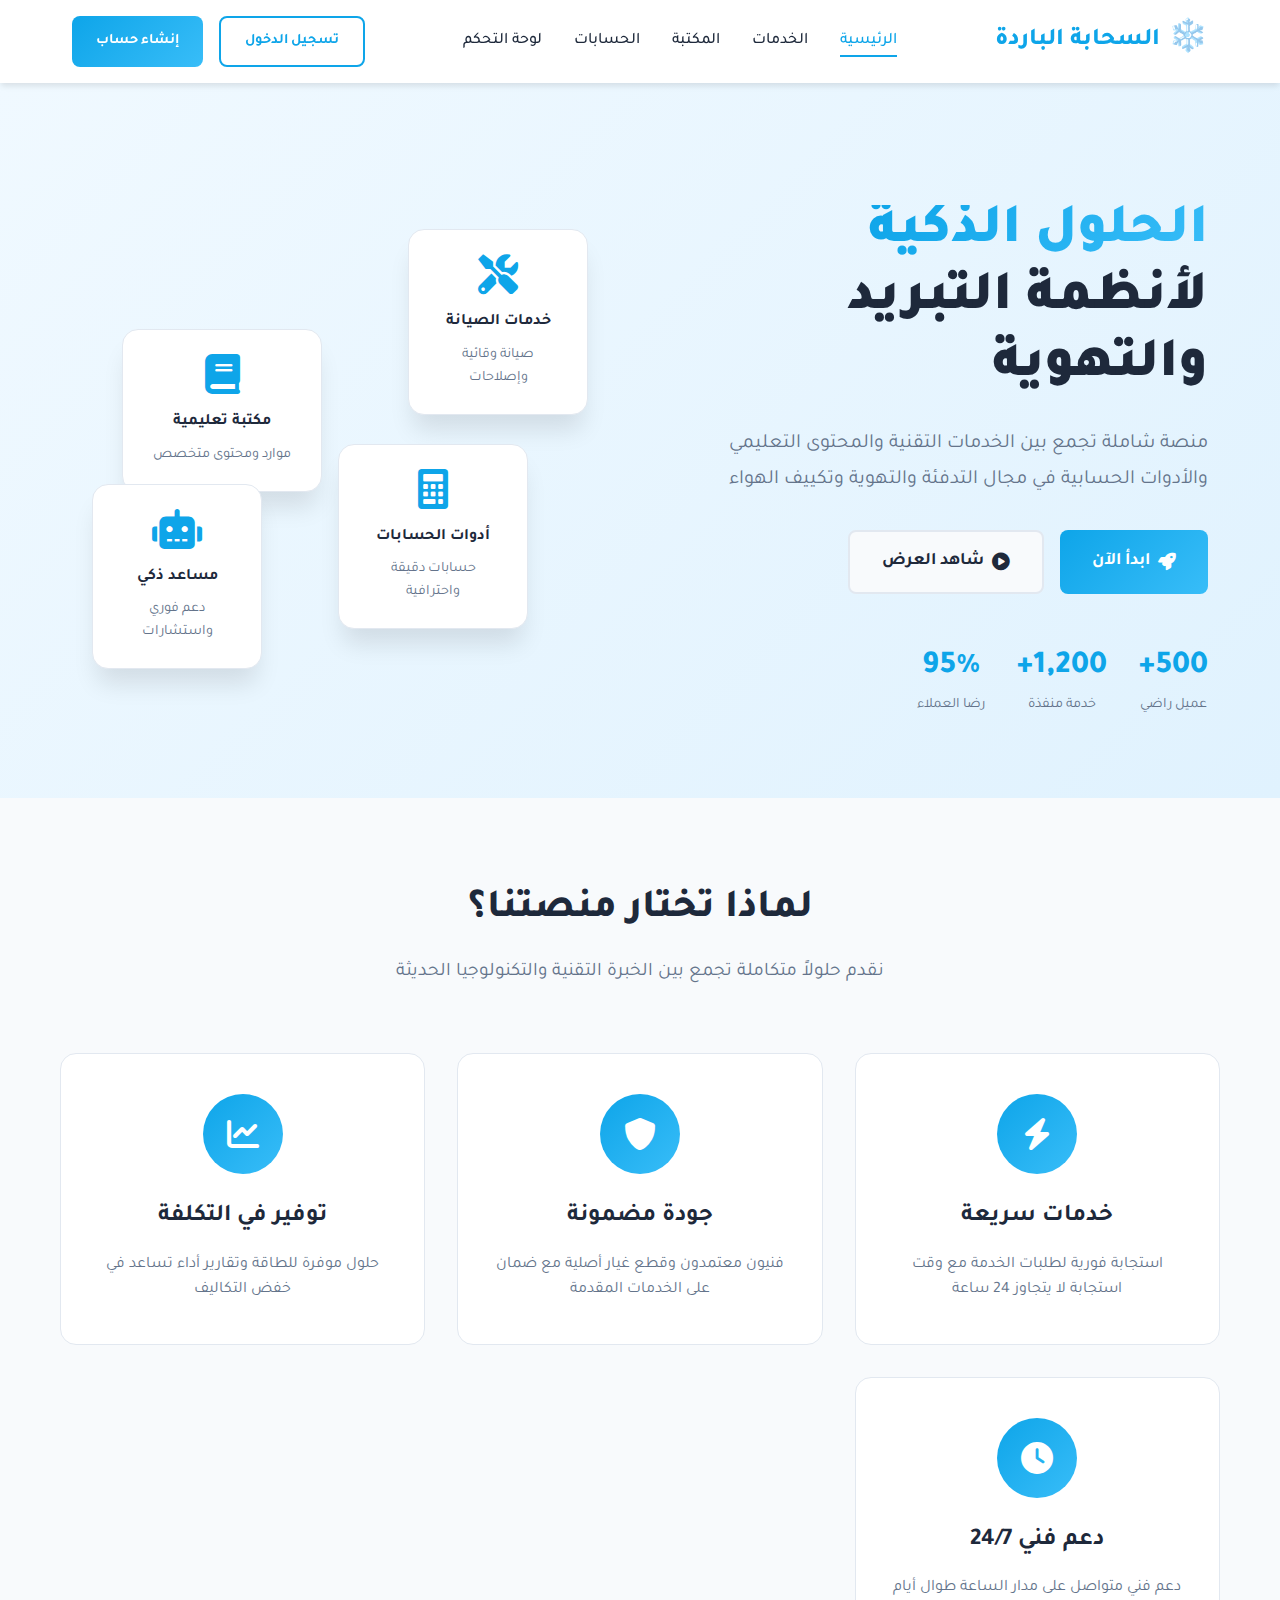
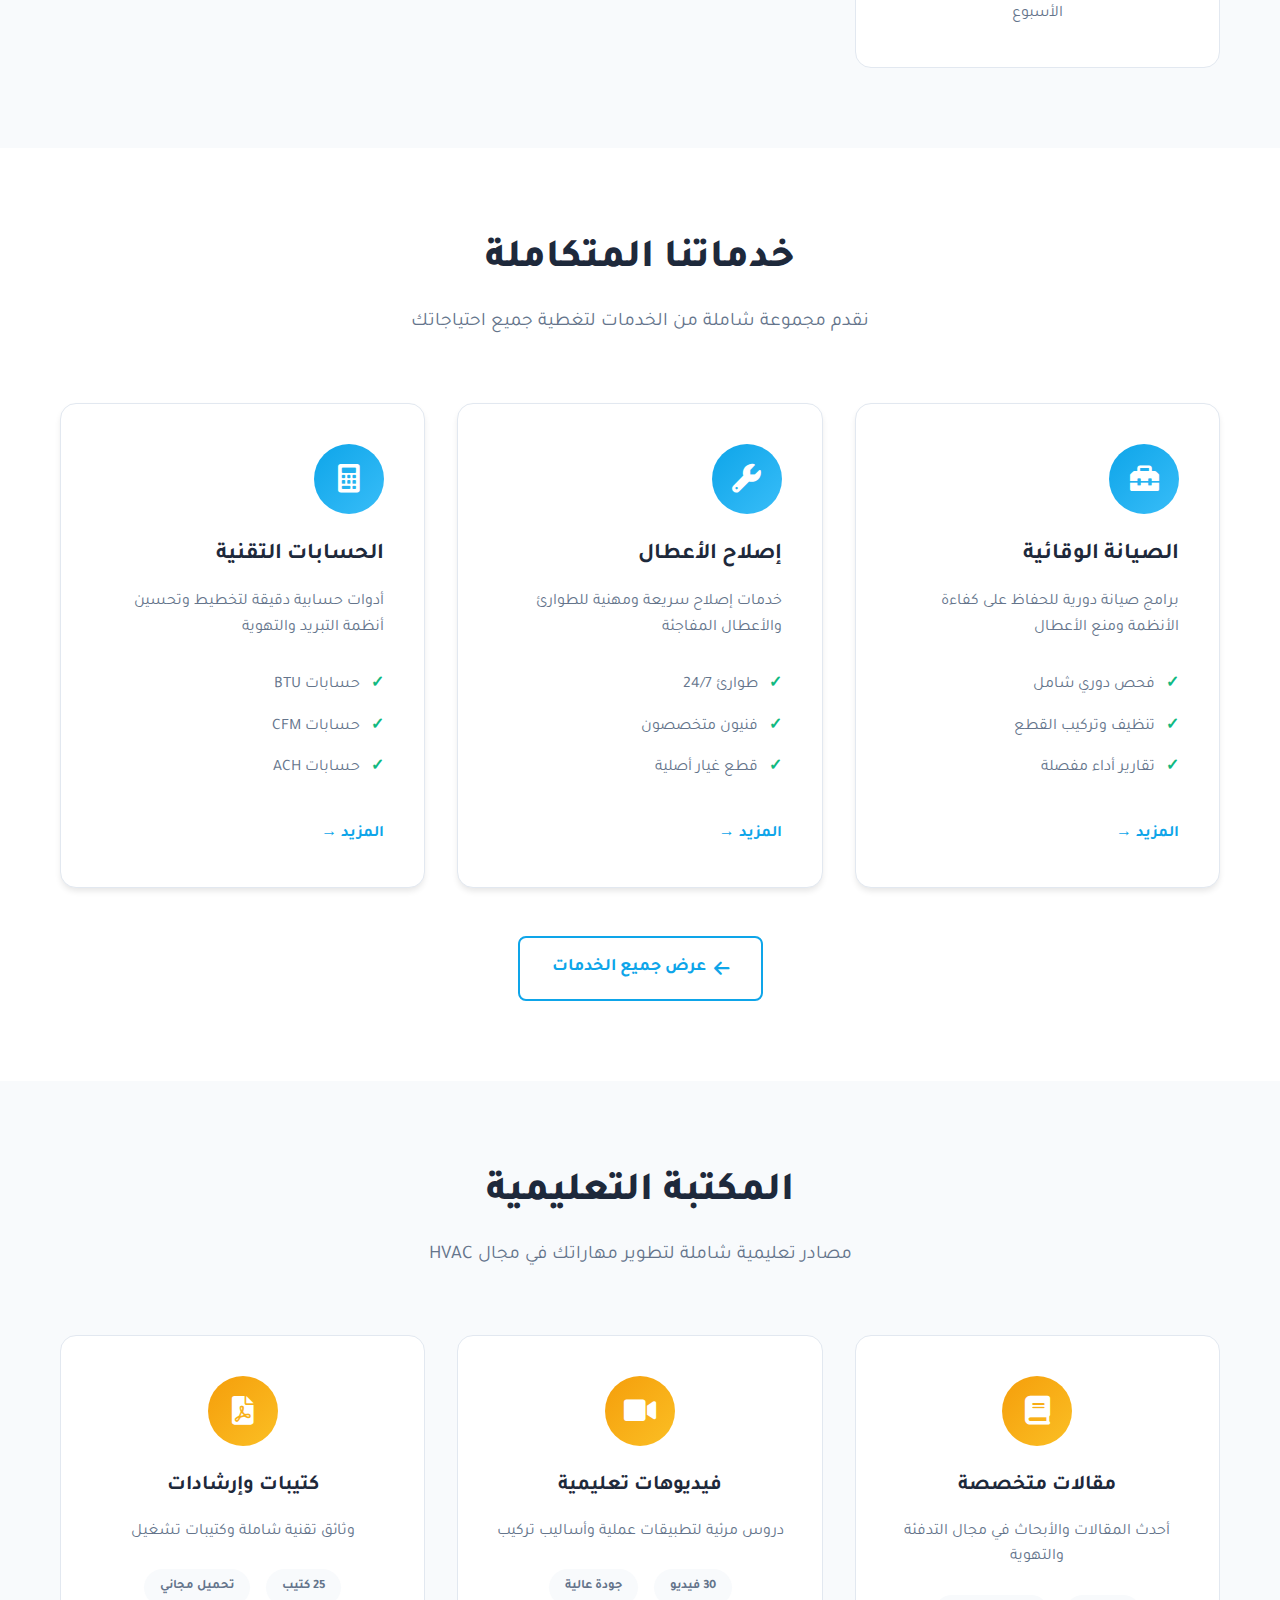
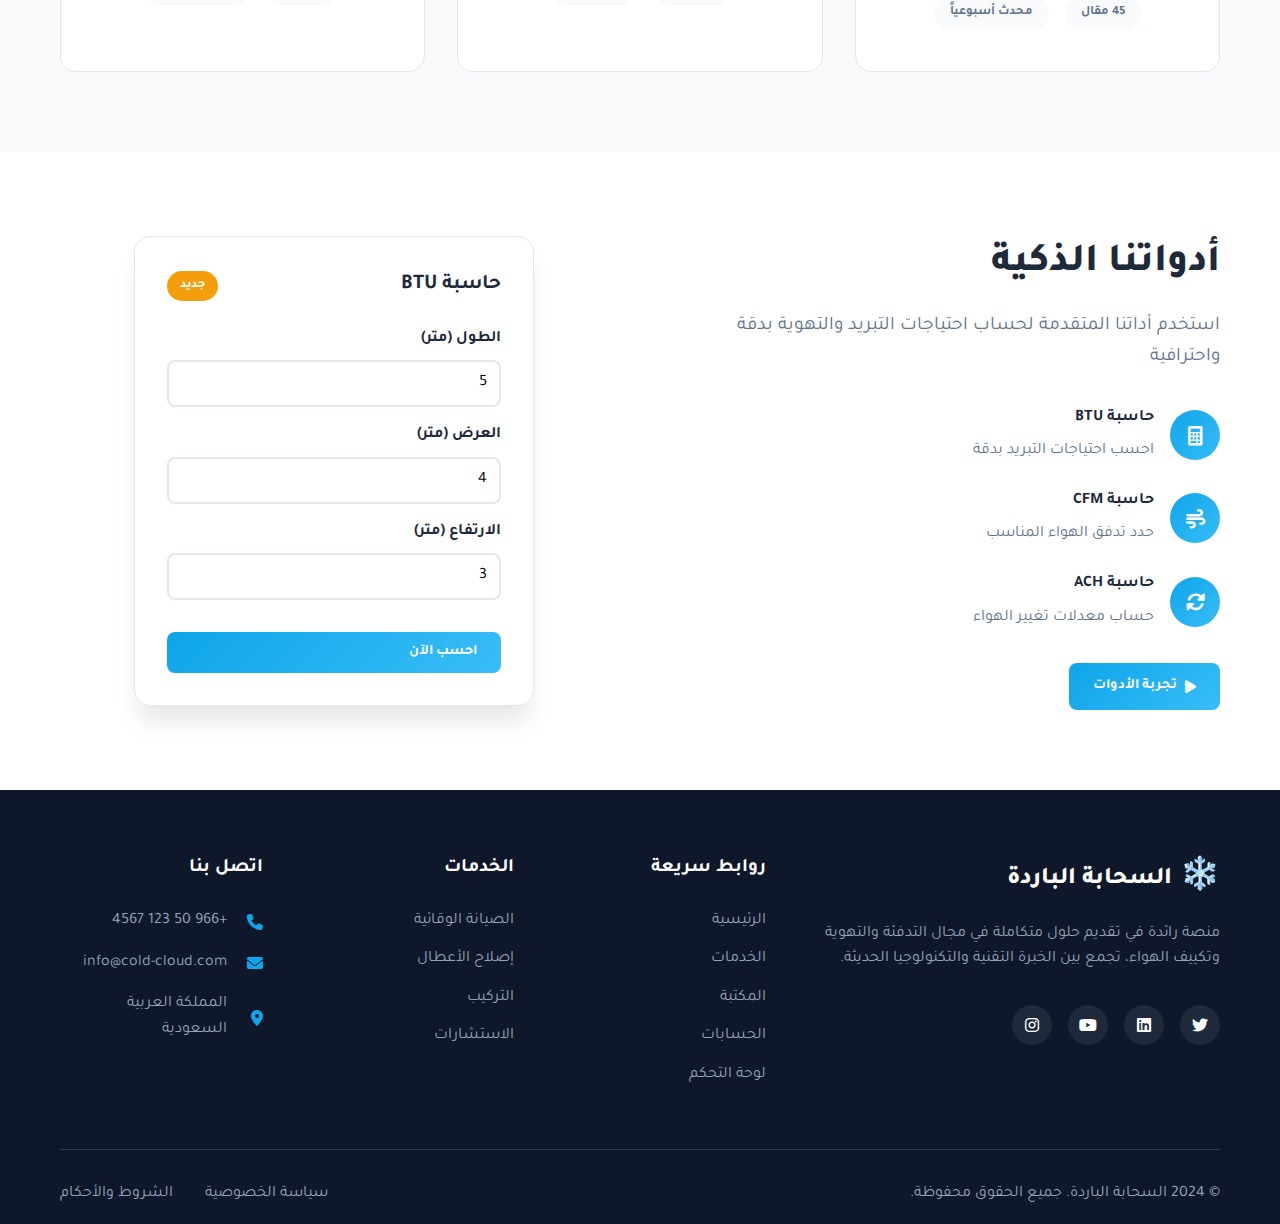
<file: index.html>
<!DOCTYPE html>
<html lang="ar" dir="rtl">
<head>
    <meta charset="UTF-8">
    <meta name="viewport" content="width=device-width, initial-scale=1.0">
    <title>السحابة الباردة - منصة حلول HVAC المتكاملة</title>
    <link rel="stylesheet" href="css/style.css">
    <link href="https://cdnjs.cloudflare.com/ajax/libs/font-awesome/6.0.0/css/all.min.css" rel="stylesheet">
    <link href="https://fonts.googleapis.com/css2?family=Tajawal:wght@300;400;500;700;800;900&display=swap" rel="stylesheet">
</head>
<body>
    <!-- شريط التنقل -->
    <nav class="navbar">
        <div class="nav-container">
            <div class="nav-logo">
                <div class="logo-icon">❄️</div>
                <span class="logo-text">السحابة الباردة</span>
            </div>
            
            <ul class="nav-menu">
                <li class="nav-item">
                    <a href="index.html" class="nav-link active">الرئيسية</a>
                </li>
                <li class="nav-item">
                    <a href="services.html" class="nav-link">الخدمات</a>
                </li>
                <li class="nav-item">
                    <a href="library.html" class="nav-link">المكتبة</a>
                </li>
                <li class="nav-item">
                    <a href="calculations.html" class="nav-link">الحسابات</a>
                </li>
                <li class="nav-item">
                    <a href="dashboard.html" class="nav-link">لوحة التحكم</a>
                </li>
            </ul>

            <div class="nav-buttons">
                <a href="login.html" class="btn btn-outline">تسجيل الدخول</a>
                <a href="register.html" class="btn btn-primary">إنشاء حساب</a>
            </div>

            <div class="hamburger">
                <span class="bar"></span>
                <span class="bar"></span>
                <span class="bar"></span>
            </div>
        </div>
    </nav>

    <!-- قسم الهيرو -->
    <section class="hero">
        <div class="hero-container">
            <div class="hero-content">
                <h1 class="hero-title">
                    <span class="gradient-text">الحلول الذكية</span><br>
                    لأنظمة التبريد والتهوية
                </h1>
                <p class="hero-description">
                    منصة شاملة تجمع بين الخدمات التقنية والمحتوى التعليمي والأدوات الحسابية 
                    في مجال التدفئة والتهوية وتكييف الهواء
                </p>
                <div class="hero-buttons">
                    <a href="services.html" class="btn btn-primary btn-large">
                        <i class="fas fa-rocket"></i>
                        ابدأ الآن
                    </a>
                    <a href="#features" class="btn btn-secondary btn-large">
                        <i class="fas fa-play-circle"></i>
                        شاهد العرض
                    </a>
                </div>
                <div class="hero-stats">
                    <div class="stat">
                        <span class="stat-number">500+</span>
                        <span class="stat-label">عميل راضي</span>
                    </div>
                    <div class="stat">
                        <span class="stat-number">1,200+</span>
                        <span class="stat-label">خدمة منفذة</span>
                    </div>
                    <div class="stat">
                        <span class="stat-number">95%</span>
                        <span class="stat-label">رضا العملاء</span>
                    </div>
                </div>
            </div>
            <div class="hero-visual">
                <div class="floating-card card-1">
                    <i class="fas fa-tools"></i>
                    <h4>خدمات الصيانة</h4>
                    <p>صيانة وقائية وإصلاحات</p>
                </div>
                <div class="floating-card card-2">
                    <i class="fas fa-book"></i>
                    <h4>مكتبة تعليمية</h4>
                    <p>موارد ومحتوى متخصص</p>
                </div>
                <div class="floating-card card-3">
                    <i class="fas fa-calculator"></i>
                    <h4>أدوات الحسابات</h4>
                    <p>حسابات دقيقة واحترافية</p>
                </div>
                <div class="floating-card card-4">
                    <i class="fas fa-robot"></i>
                    <h4>مساعد ذكي</h4>
                    <p>دعم فوري واستشارات</p>
                </div>
            </div>
        </div>
    </section>

    <!-- قسم المميزات -->
    <section id="features" class="features">
        <div class="container">
            <div class="section-header">
                <h2 class="section-title">لماذا تختار منصتنا؟</h2>
                <p class="section-subtitle">نقدم حلولاً متكاملة تجمع بين الخبرة التقنية والتكنولوجيا الحديثة</p>
            </div>
            <div class="features-grid">
                <div class="feature-card">
                    <div class="feature-icon">
                        <i class="fas fa-bolt"></i>
                    </div>
                    <h3>خدمات سريعة</h3>
                    <p>استجابة فورية لطلبات الخدمة مع وقت استجابة لا يتجاوز 24 ساعة</p>
                </div>
                <div class="feature-card">
                    <div class="feature-icon">
                        <i class="fas fa-shield-alt"></i>
                    </div>
                    <h3>جودة مضمونة</h3>
                    <p>فنيون معتمدون وقطع غيار أصلية مع ضمان على الخدمات المقدمة</p>
                </div>
                <div class="feature-card">
                    <div class="feature-icon">
                        <i class="fas fa-chart-line"></i>
                    </div>
                    <h3>توفير في التكلفة</h3>
                    <p>حلول موفرة للطاقة وتقارير أداء تساعد في خفض التكاليف</p>
                </div>
                <div class="feature-card">
                    <div class="feature-icon">
                        <i class="fas fa-clock"></i>
                    </div>
                    <h3>دعم فني 24/7</h3>
                    <p>دعم فني متواصل على مدار الساعة طوال أيام الأسبوع</p>
                </div>
            </div>
        </div>
    </section>

    <!-- قسم الخدمات السريع -->
    <section class="services-preview">
        <div class="container">
            <div class="section-header">
                <h2 class="section-title">خدماتنا المتكاملة</h2>
                <p class="section-subtitle">نقدم مجموعة شاملة من الخدمات لتغطية جميع احتياجاتك</p>
            </div>
            <div class="services-grid">
                <div class="service-card">
                    <div class="service-icon">
                        <i class="fas fa-toolbox"></i>
                    </div>
                    <h3>الصيانة الوقائية</h3>
                    <p>برامج صيانة دورية للحفاظ على كفاءة الأنظمة ومنع الأعطال</p>
                    <ul class="service-features">
                        <li>فحص دوري شامل</li>
                        <li>تنظيف وتركيب القطع</li>
                        <li>تقارير أداء مفصلة</li>
                    </ul>
                    <a href="services.html#maintenance" class="service-link">المزيد →</a>
                </div>
                <div class="service-card">
                    <div class="service-icon">
                        <i class="fas fa-wrench"></i>
                    </div>
                    <h3>إصلاح الأعطال</h3>
                    <p>خدمات إصلاح سريعة ومهنية للطوارئ والأعطال المفاجئة</p>
                    <ul class="service-features">
                        <li>طوارئ 24/7</li>
                        <li>فنيون متخصصون</li>
                        <li>قطع غيار أصلية</li>
                    </ul>
                    <a href="services.html#repair" class="service-link">المزيد →</a>
                </div>
                <div class="service-card">
                    <div class="service-icon">
                        <i class="fas fa-calculator"></i>
                    </div>
                    <h3>الحسابات التقنية</h3>
                    <p>أدوات حسابية دقيقة لتخطيط وتحسين أنظمة التبريد والتهوية</p>
                    <ul class="service-features">
                        <li>حسابات BTU</li>
                        <li>حسابات CFM</li>
                        <li>حسابات ACH</li>
                    </ul>
                    <a href="calculations.html" class="service-link">المزيد →</a>
                </div>
            </div>
            <div class="text-center">
                <a href="services.html" class="btn btn-outline btn-large">
                    <i class="fas fa-arrow-left"></i>
                    عرض جميع الخدمات
                </a>
            </div>
        </div>
    </section>

    <!-- قسم المكتبة التعليمية -->
    <section class="library-preview">
        <div class="container">
            <div class="section-header">
                <h2 class="section-title">المكتبة التعليمية</h2>
                <p class="section-subtitle">مصادر تعليمية شاملة لتطوير مهاراتك في مجال HVAC</p>
            </div>
            <div class="library-grid">
                <div class="library-card">
                    <div class="library-icon">
                        <i class="fas fa-book"></i>
                    </div>
                    <h3>مقالات متخصصة</h3>
                    <p>أحدث المقالات والأبحاث في مجال التدفئة والتهوية</p>
                    <div class="library-stats">
                        <span class="stat">45 مقال</span>
                        <span class="stat">محدث أسبوعياً</span>
                    </div>
                </div>
                <div class="library-card">
                    <div class="library-icon">
                        <i class="fas fa-video"></i>
                    </div>
                    <h3>فيديوهات تعليمية</h3>
                    <p>دروس مرئية لتطبيقات عملية وأساليب تركيب</p>
                    <div class="library-stats">
                        <span class="stat">30 فيديو</span>
                        <span class="stat">جودة عالية</span>
                    </div>
                </div>
                <div class="library-card">
                    <div class="library-icon">
                        <i class="fas fa-file-pdf"></i>
                    </div>
                    <h3>كتيبات وإرشادات</h3>
                    <p>وثائق تقنية شاملة وكتيبات تشغيل</p>
                    <div class="library-stats">
                        <span class="stat">25 كتيب</span>
                        <span class="stat">تحميل مجاني</span>
                    </div>
                </div>
            </div>
        </div>
    </section>

    <!-- قسم التطبيقات -->
    <section class="apps-section">
        <div class="container">
            <div class="apps-grid">
                <div class="app-content">
                    <h2>أدواتنا الذكية</h2>
                    <p>استخدم أداتنا المتقدمة لحساب احتياجات التبريد والتهوية بدقة واحترافية</p>
                    <div class="app-features">
                        <div class="app-feature">
                            <i class="fas fa-calculator"></i>
                            <div>
                                <h4>حاسبة BTU</h4>
                                <p>احسب احتياجات التبريد بدقة</p>
                            </div>
                        </div>
                        <div class="app-feature">
                            <i class="fas fa-wind"></i>
                            <div>
                                <h4>حاسبة CFM</h4>
                                <p>حدد تدفق الهواء المناسب</p>
                            </div>
                        </div>
                        <div class="app-feature">
                            <i class="fas fa-sync-alt"></i>
                            <div>
                                <h4>حاسبة ACH</h4>
                                <p>حساب معدلات تغيير الهواء</p>
                            </div>
                        </div>
                    </div>
                    <a href="calculations.html" class="btn btn-primary">
                        <i class="fas fa-play"></i>
                        تجربة الأدوات
                    </a>
                </div>
                <div class="app-visual">
                    <div class="calculator-preview">
                        <div class="calc-header">
                            <h4>حاسبة BTU</h4>
                            <span class="calc-badge">جديد</span>
                        </div>
                        <div class="calc-form">
                            <div class="input-group">
                                <label>الطول (متر)</label>
                                <input type="number" value="5">
                            </div>
                            <div class="input-group">
                                <label>العرض (متر)</label>
                                <input type="number" value="4">
                            </div>
                            <div class="input-group">
                                <label>الارتفاع (متر)</label>
                                <input type="number" value="3">
                            </div>
                            <button class="btn btn-primary calc-btn">احسب الآن</button>
                        </div>
                    </div>
                </div>
            </div>
        </div>
    </section>

    <!-- الفوتر -->
    <footer class="footer">
        <div class="container">
            <div class="footer-grid">
                <div class="footer-col">
                    <div class="footer-logo">
                        <div class="logo-icon">❄️</div>
                        <span class="logo-text">السحابة الباردة</span>
                    </div>
                    <p class="footer-description">
                        منصة رائدة في تقديم حلول متكاملة في مجال التدفئة والتهوية وتكييف الهواء، 
                        تجمع بين الخبرة التقنية والتكنولوجيا الحديثة.
                    </p>
                    <div class="social-links">
                        <a href="#" class="social-link"><i class="fab fa-twitter"></i></a>
                        <a href="#" class="social-link"><i class="fab fa-linkedin"></i></a>
                        <a href="#" class="social-link"><i class="fab fa-youtube"></i></a>
                        <a href="#" class="social-link"><i class="fab fa-instagram"></i></a>
                    </div>
                </div>
                <div class="footer-col">
                    <h4>روابط سريعة</h4>
                    <ul class="footer-links">
                        <li><a href="index.html">الرئيسية</a></li>
                        <li><a href="services.html">الخدمات</a></li>
                        <li><a href="library.html">المكتبة</a></li>
                        <li><a href="calculations.html">الحسابات</a></li>
                        <li><a href="dashboard.html">لوحة التحكم</a></li>
                    </ul>
                </div>
                <div class="footer-col">
                    <h4>الخدمات</h4>
                    <ul class="footer-links">
                        <li><a href="services.html#maintenance">الصيانة الوقائية</a></li>
                        <li><a href="services.html#repair">إصلاح الأعطال</a></li>
                        <li><a href="services.html#installation">التركيب</a></li>
                        <li><a href="services.html#consultation">الاستشارات</a></li>
                    </ul>
                </div>
                <div class="footer-col">
                    <h4>اتصل بنا</h4>
                    <div class="contact-info">
                        <div class="contact-item">
                            <i class="fas fa-phone"></i>
                            <span>+966 50 123 4567</span>
                        </div>
                        <div class="contact-item">
                            <i class="fas fa-envelope"></i>
                            <span>info@cold-cloud.com</span>
                        </div>
                        <div class="contact-item">
                            <i class="fas fa-map-marker-alt"></i>
                            <span>المملكة العربية السعودية</span>
                        </div>
                    </div>
                </div>
            </div>
            <div class="footer-bottom">
                <p>&copy; 2024 السحابة الباردة. جميع الحقوق محفوظة.</p>
                <div class="footer-bottom-links">
                    <a href="privacy.html">سياسة الخصوصية</a>
                    <a href="terms.html">الشروط والأحكام</a>
                </div>
            </div>
        </div>
    </footer>

    <script src="js/main.js"></script>
</body>
</html>
</file>
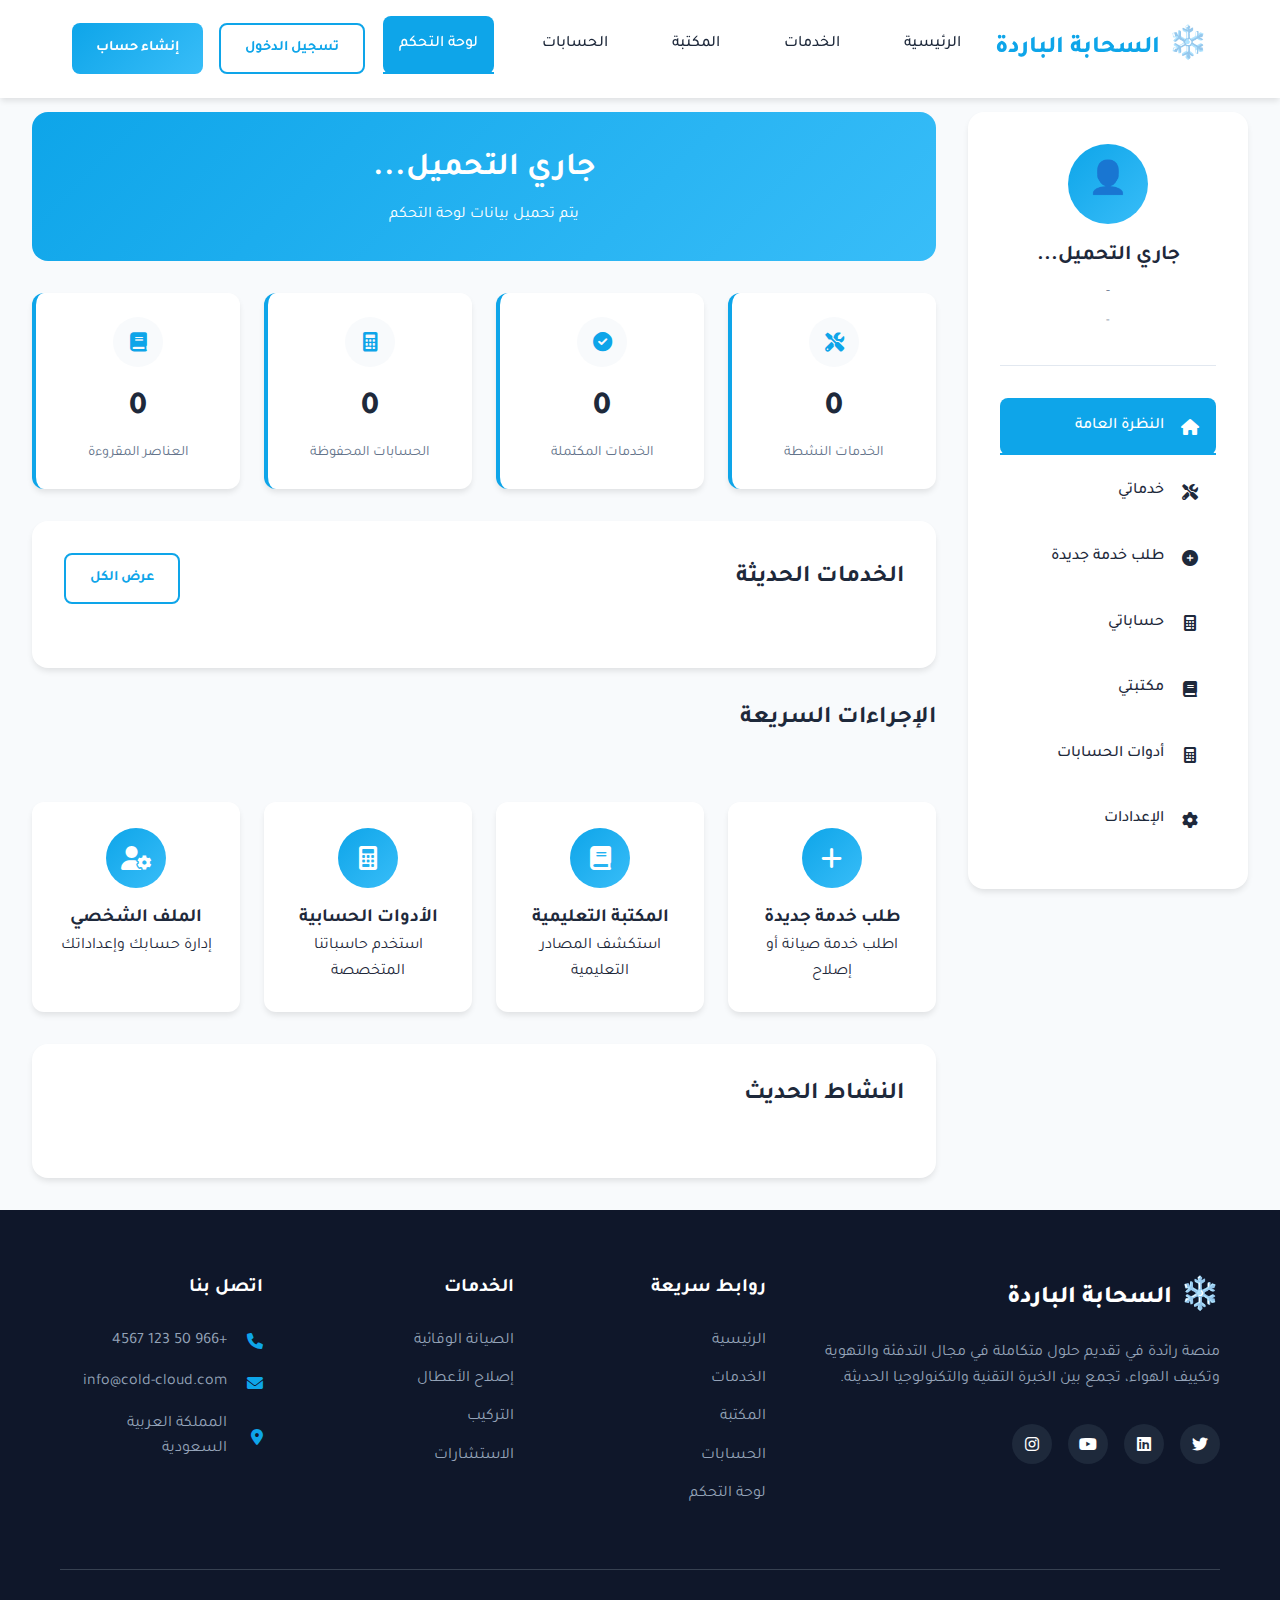
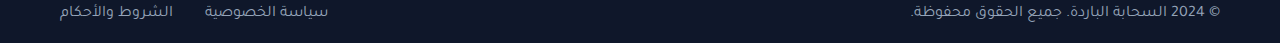
<file: dashboard.html>
<!DOCTYPE html>
<html lang="ar" dir="rtl">
<head>
    <meta charset="UTF-8">
    <meta name="viewport" content="width=device-width, initial-scale=1.0">
    <title>لوحة التحكم - السحابة الباردة</title>
    <link rel="stylesheet" href="css/style.css">
    <link href="https://cdnjs.cloudflare.com/ajax/libs/font-awesome/6.0.0/css/all.min.css" rel="stylesheet">
    <link href="https://fonts.googleapis.com/css2?family=Tajawal:wght@300;400;500;700;800;900&display=swap" rel="stylesheet">
    <style>
        .dashboard {
            margin-top: 80px;
            background: var(--background-light);
            min-height: calc(100vh - 80px);
        }

        .dashboard-container {
            display: grid;
            grid-template-columns: 280px 1fr;
            gap: 2rem;
            max-width: 1400px;
            margin: 0 auto;
            padding: 2rem;
        }

        .sidebar {
            background: white;
            border-radius: 16px;
            padding: 2rem;
            box-shadow: var(--shadow);
            height: fit-content;
        }

        .user-profile {
            text-align: center;
            margin-bottom: 2rem;
            padding-bottom: 2rem;
            border-bottom: 1px solid var(--border);
        }

        .user-avatar {
            width: 80px;
            height: 80px;
            background: var(--gradient);
            border-radius: 50%;
            display: flex;
            align-items: center;
            justify-content: center;
            margin: 0 auto 1rem;
            color: white;
            font-size: 2rem;
        }

        .user-name {
            font-size: 1.3rem;
            font-weight: 700;
            margin-bottom: 0.5rem;
            color: var(--text-dark);
        }

        .user-role {
            color: var(--text-light);
            font-size: 0.9rem;
        }

        .user-email {
            color: var(--text-light);
            font-size: 0.8rem;
            margin-top: 0.5rem;
        }

        .sidebar-nav {
            list-style: none;
        }

        .nav-item {
            margin-bottom: 0.5rem;
        }

        .nav-link {
            display: flex;
            align-items: center;
            gap: 1rem;
            padding: 1rem;
            border-radius: 8px;
            text-decoration: none;
            color: var(--text-dark);
            transition: all 0.3s;
            font-weight: 500;
        }

        .nav-link:hover,
        .nav-link.active {
            background: var(--primary-color);
            color: white;
        }

        .nav-link i {
            width: 20px;
            text-align: center;
        }

        .main-content {
            display: flex;
            flex-direction: column;
            gap: 2rem;
        }

        .welcome-banner {
            background: var(--gradient);
            color: white;
            padding: 2rem;
            border-radius: 16px;
            text-align: center;
        }

        .welcome-banner h1 {
            margin-bottom: 0.5rem;
            font-size: 2rem;
        }

        .stats-grid {
            display: grid;
            grid-template-columns: repeat(auto-fit, minmax(200px, 1fr));
            gap: 1.5rem;
        }

        .stat-card {
            background: white;
            padding: 1.5rem;
            border-radius: 12px;
            box-shadow: var(--shadow);
            text-align: center;
            border-left: 4px solid var(--primary-color);
        }

        .stat-icon {
            width: 50px;
            height: 50px;
            background: var(--background-light);
            border-radius: 50%;
            display: flex;
            align-items: center;
            justify-content: center;
            margin: 0 auto 1rem;
            color: var(--primary-color);
            font-size: 1.2rem;
        }

        .stat-number {
            font-size: 2rem;
            font-weight: 800;
            color: var(--text-dark);
            margin-bottom: 0.5rem;
        }

        .stat-label {
            color: var(--text-light);
            font-size: 0.9rem;
        }

        .services-section {
            background: white;
            border-radius: 16px;
            padding: 2rem;
            box-shadow: var(--shadow);
        }

        .section-header {
            display: flex;
            justify-content: space-between;
            align-items: center;
            margin-bottom: 2rem;
        }

        .services-table {
            width: 100%;
            border-collapse: collapse;
        }

        .services-table th,
        .services-table td {
            padding: 1rem;
            text-align: right;
            border-bottom: 1px solid var(--border);
        }

        .services-table th {
            background: var(--background-light);
            font-weight: 600;
            color: var(--text-dark);
        }

        .status-badge {
            padding: 0.3rem 1rem;
            border-radius: 20px;
            font-size: 0.8rem;
            font-weight: 600;
        }

        .status-pending {
            background: #fef3c7;
            color: #d97706;
        }

        .status-in-progress {
            background: #dbeafe;
            color: #1d4ed8;
        }

        .status-completed {
            background: #dcfce7;
            color: #16a34a;
        }

        .quick-actions {
            display: grid;
            grid-template-columns: repeat(auto-fit, minmax(200px, 1fr));
            gap: 1.5rem;
        }

        .action-card {
            background: white;
            padding: 1.5rem;
            border-radius: 12px;
            box-shadow: var(--shadow);
            text-align: center;
            transition: all 0.3s;
            cursor: pointer;
            border: 2px solid transparent;
        }

        .action-card:hover {
            transform: translateY(-5px);
            border-color: var(--primary-color);
        }

        .action-icon {
            width: 60px;
            height: 60px;
            background: var(--gradient);
            border-radius: 50%;
            display: flex;
            align-items: center;
            justify-content: center;
            margin: 0 auto 1rem;
            color: white;
            font-size: 1.5rem;
        }

        .recent-activity {
            background: white;
            border-radius: 16px;
            padding: 2rem;
            box-shadow: var(--shadow);
        }

        .activity-list {
            list-style: none;
        }

        .activity-item {
            display: flex;
            align-items: center;
            gap: 1rem;
            padding: 1rem 0;
            border-bottom: 1px solid var(--border);
        }

        .activity-item:last-child {
            border-bottom: none;
        }

        .activity-icon {
            width: 40px;
            height: 40px;
            background: var(--background-light);
            border-radius: 50%;
            display: flex;
            align-items: center;
            justify-content: center;
            color: var(--primary-color);
        }

        .activity-content {
            flex: 1;
        }

        .activity-title {
            font-weight: 600;
            margin-bottom: 0.2rem;
            color: var(--text-dark);
        }

        .activity-time {
            color: var(--text-light);
            font-size: 0.8rem;
        }

        .empty-state {
            text-align: center;
            padding: 3rem;
            color: var(--text-light);
        }

        .empty-state i {
            font-size: 3rem;
            margin-bottom: 1rem;
            color: var(--border);
        }

        @media (max-width: 768px) {
            .dashboard-container {
                grid-template-columns: 1fr;
            }

            .sidebar {
                display: none;
            }
        }
    </style>
</head>
<body>
    <nav class="navbar">
        <div class="nav-container">
            <div class="nav-logo">
                <div class="logo-icon">❄️</div>
                <span class="logo-text">السحابة الباردة</span>
            </div>
            
            <ul class="nav-menu">
                <li class="nav-item">
                    <a href="index.html" class="nav-link">الرئيسية</a>
                </li>
                <li class="nav-item">
                    <a href="services.html" class="nav-link">الخدمات</a>
                </li>
                <li class="nav-item">
                    <a href="library.html" class="nav-link">المكتبة</a>
                </li>
                <li class="nav-item">
                    <a href="calculations.html" class="nav-link">الحسابات</a>
                </li>
                <li class="nav-item">
                    <a href="dashboard.html" class="nav-link active">لوحة التحكم</a>
                </li>
            </ul>

            <div class="nav-buttons">
                <a href="login.html" class="btn btn-outline">تسجيل الدخول</a>
                <a href="register.html" class="btn btn-primary">إنشاء حساب</a>
            </div>

            <div class="user-menu" style="display: none;">
                <div class="user-dropdown">
                    <button class="user-btn">
                        <span class="user-avatar-small">👤</span>
                        <span class="user-name">المستخدم</span>
                        <i class="fas fa-chevron-down"></i>
                    </button>
                    <div class="dropdown-menu">
                        <a href="dashboard.html" class="dropdown-item">
                            <i class="fas fa-tachometer-alt"></i>
                            لوحة التحكم
                        </a>
                        <a href="profile.html" class="dropdown-item">
                            <i class="fas fa-user"></i>
                            الملف الشخصي
                        </a>
                        <div class="dropdown-divider"></div>
                        <button class="dropdown-item logout-btn" onclick="handleLogout()">
                            <i class="fas fa-sign-out-alt"></i>
                            تسجيل الخروج
                        </button>
                    </div>
                </div>
            </div>

            <div class="hamburger">
                <span class="bar"></span>
                <span class="bar"></span>
                <span class="bar"></span>
            </div>
        </div>
    </nav>

    <div class="dashboard">
        <div class="dashboard-container">
            <!-- الشريط الجانبي -->
            <aside class="sidebar">
                <div class="user-profile">
                    <div class="user-avatar" id="userAvatar">👤</div>
                    <div class="user-name" id="userName">جاري التحميل...</div>
                    <div class="user-role" id="userRole">-</div>
                    <div class="user-email" id="userEmail">-</div>
                </div>

                <ul class="sidebar-nav">
                    <li class="nav-item">
                        <a href="#" class="nav-link active" data-tab="overview">
                            <i class="fas fa-home"></i>
                            النظرة العامة
                        </a>
                    </li>
                    <li class="nav-item">
                        <a href="#" class="nav-link" data-tab="services">
                            <i class="fas fa-tools"></i>
                            خدماتي
                        </a>
                    </li>
                    <li class="nav-item">
                        <a href="services.html" class="nav-link">
                            <i class="fas fa-plus-circle"></i>
                            طلب خدمة جديدة
                        </a>
                    </li>
                    <li class="nav-item">
                        <a href="#" class="nav-link" data-tab="calculations">
                            <i class="fas fa-calculator"></i>
                            حساباتي
                        </a>
                    </li>
                    <li class="nav-item">
                        <a href="#" class="nav-link" data-tab="library">
                            <i class="fas fa-book"></i>
                            مكتبتي
                        </a>
                    </li>
                    <li class="nav-item">
                        <a href="calculations.html" class="nav-link">
                            <i class="fas fa-calculator"></i>
                            أدوات الحسابات
                        </a>
                    </li>
                    <li class="nav-item">
                        <a href="#" class="nav-link" data-tab="profile">
                            <i class="fas fa-cog"></i>
                            الإعدادات
                        </a>
                    </li>
                </ul>
            </aside>

            <!-- المحتوى الرئيسي -->
            <main class="main-content">
                <!-- رسالة ترحيب -->
                <div class="welcome-banner" id="welcomeBanner">
                    <h1>جاري التحميل...</h1>
                    <p>يتم تحميل بيانات لوحة التحكم</p>
                </div>

                <!-- إحصائيات سريعة -->
                <div class="stats-grid" id="statsGrid">
                    <div class="stat-card">
                        <div class="stat-icon">
                            <i class="fas fa-tools"></i>
                        </div>
                        <div class="stat-number" id="servicesCount">0</div>
                        <div class="stat-label">الخدمات النشطة</div>
                    </div>
                    <div class="stat-card">
                        <div class="stat-icon">
                            <i class="fas fa-check-circle"></i>
                        </div>
                        <div class="stat-number" id="completedServices">0</div>
                        <div class="stat-label">الخدمات المكتملة</div>
                    </div>
                    <div class="stat-card">
                        <div class="stat-icon">
                            <i class="fas fa-calculator"></i>
                        </div>
                        <div class="stat-number" id="calculationsCount">0</div>
                        <div class="stat-label">الحسابات المحفوظة</div>
                    </div>
                    <div class="stat-card">
                        <div class="stat-icon">
                            <i class="fas fa-book"></i>
                        </div>
                        <div class="stat-number" id="libraryItems">0</div>
                        <div class="stat-label">العناصر المقروءة</div>
                    </div>
                </div>

                <!-- الخدمات الحديثة -->
                <div class="services-section" id="servicesSection">
                    <div class="section-header">
                        <h2>الخدمات الحديثة</h2>
                        <a href="services.html" class="btn btn-outline">عرض الكل</a>
                    </div>

                    <div id="servicesContent">
                        <!-- سيتم تعبئته ديناميكياً -->
                    </div>
                </div>

                <!-- الإجراءات السريعة -->
                <div class="section-header">
                    <h2>الإجراءات السريعة</h2>
                </div>
                <div class="quick-actions">
                    <div class="action-card" onclick="location.href='services.html'">
                        <div class="action-icon">
                            <i class="fas fa-plus"></i>
                        </div>
                        <h3>طلب خدمة جديدة</h3>
                        <p>اطلب خدمة صيانة أو إصلاح</p>
                    </div>
                    <div class="action-card" onclick="location.href='library.html'">
                        <div class="action-icon">
                            <i class="fas fa-book"></i>
                        </div>
                        <h3>المكتبة التعليمية</h3>
                        <p>استكشف المصادر التعليمية</p>
                    </div>
                    <div class="action-card" onclick="location.href='calculations.html'">
                        <div class="action-icon">
                            <i class="fas fa-calculator"></i>
                        </div>
                        <h3>الأدوات الحسابية</h3>
                        <p>استخدم حاسباتنا المتخصصة</p>
                    </div>
                    <div class="action-card" onclick="showProfile()">
                        <div class="action-icon">
                            <i class="fas fa-user-cog"></i>
                        </div>
                        <h3>الملف الشخصي</h3>
                        <p>إدارة حسابك وإعداداتك</p>
                    </div>
                </div>

                <!-- النشاط الحديث -->
                <div class="recent-activity" id="recentActivity">
                    <div class="section-header">
                        <h2>النشاط الحديث</h2>
                    </div>
                    <div id="activityContent">
                        <!-- سيتم تعبئته ديناميكياً -->
                    </div>
                </div>
            </main>
        </div>
    </div>

    <footer class="footer">
        <div class="container">
            <div class="footer-grid">
                <div class="footer-col">
                    <div class="footer-logo">
                        <div class="logo-icon">❄️</div>
                        <span class="logo-text">السحابة الباردة</span>
                    </div>
                    <p class="footer-description">
                        منصة رائدة في تقديم حلول متكاملة في مجال التدفئة والتهوية وتكييف الهواء، 
                        تجمع بين الخبرة التقنية والتكنولوجيا الحديثة.
                    </p>
                    <div class="social-links">
                        <a href="#" class="social-link"><i class="fab fa-twitter"></i></a>
                        <a href="#" class="social-link"><i class="fab fa-linkedin"></i></a>
                        <a href="#" class="social-link"><i class="fab fa-youtube"></i></a>
                        <a href="#" class="social-link"><i class="fab fa-instagram"></i></a>
                    </div>
                </div>
                <div class="footer-col">
                    <h4>روابط سريعة</h4>
                    <ul class="footer-links">
                        <li><a href="index.html">الرئيسية</a></li>
                        <li><a href="services.html">الخدمات</a></li>
                        <li><a href="library.html">المكتبة</a></li>
                        <li><a href="calculations.html">الحسابات</a></li>
                        <li><a href="dashboard.html">لوحة التحكم</a></li>
                    </ul>
                </div>
                <div class="footer-col">
                    <h4>الخدمات</h4>
                    <ul class="footer-links">
                        <li><a href="services.html#maintenance">الصيانة الوقائية</a></li>
                        <li><a href="services.html#repair">إصلاح الأعطال</a></li>
                        <li><a href="services.html#installation">التركيب</a></li>
                        <li><a href="services.html#consultation">الاستشارات</a></li>
                    </ul>
                </div>
                <div class="footer-col">
                    <h4>اتصل بنا</h4>
                    <div class="contact-info">
                        <div class="contact-item">
                            <i class="fas fa-phone"></i>
                            <span>+966 50 123 4567</span>
                        </div>
                        <div class="contact-item">
                            <i class="fas fa-envelope"></i>
                            <span>info@cold-cloud.com</span>
                        </div>
                        <div class="contact-item">
                            <i class="fas fa-map-marker-alt"></i>
                            <span>المملكة العربية السعودية</span>
                        </div>
                    </div>
                </div>
            </div>
            <div class="footer-bottom">
                <p>&copy; 2024 السحابة الباردة. جميع الحقوق محفوظة.</p>
                <div class="footer-bottom-links">
                    <a href="privacy.html">سياسة الخصوصية</a>
                    <a href="terms.html">الشروط والأحكام</a>
                </div>
            </div>
        </div>
    </footer>

    <script src="js/main.js"></script>
    <script src="js/dashboard.js"></script>
</body>
</html>
</file>
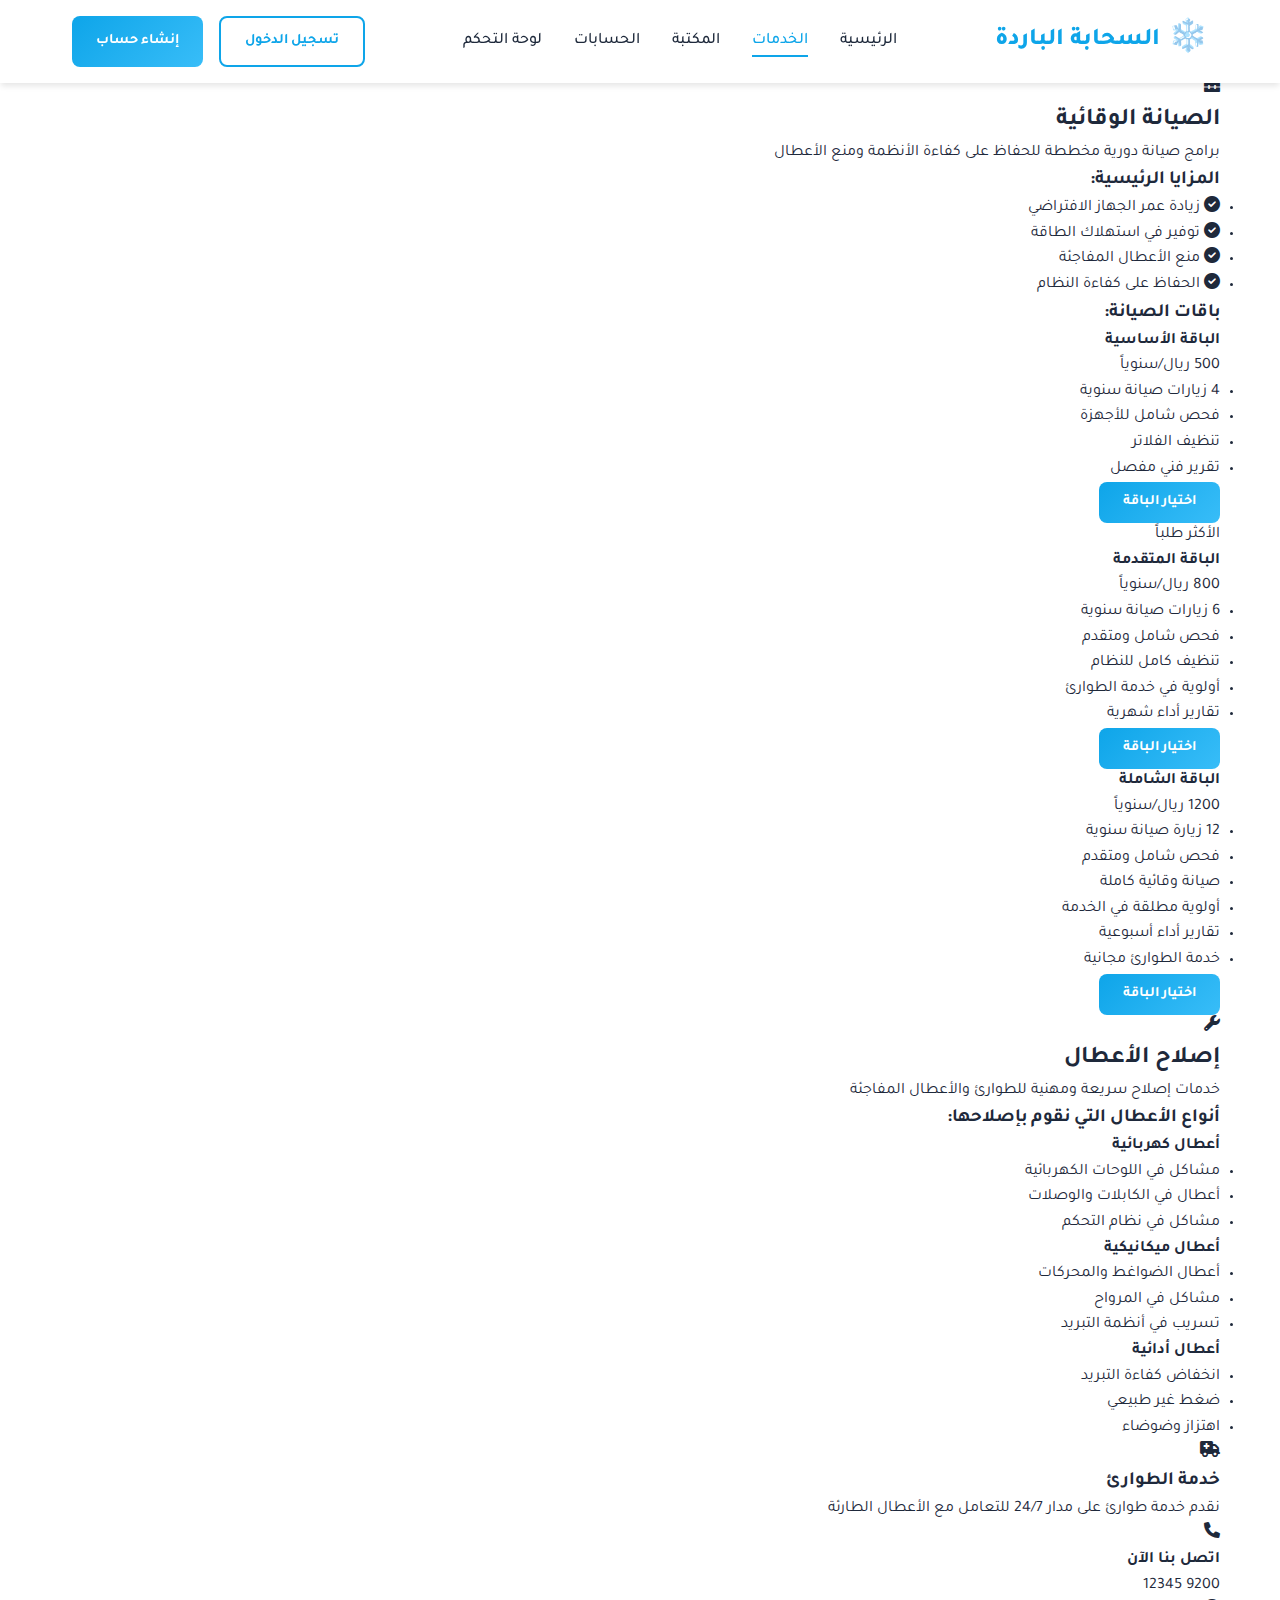
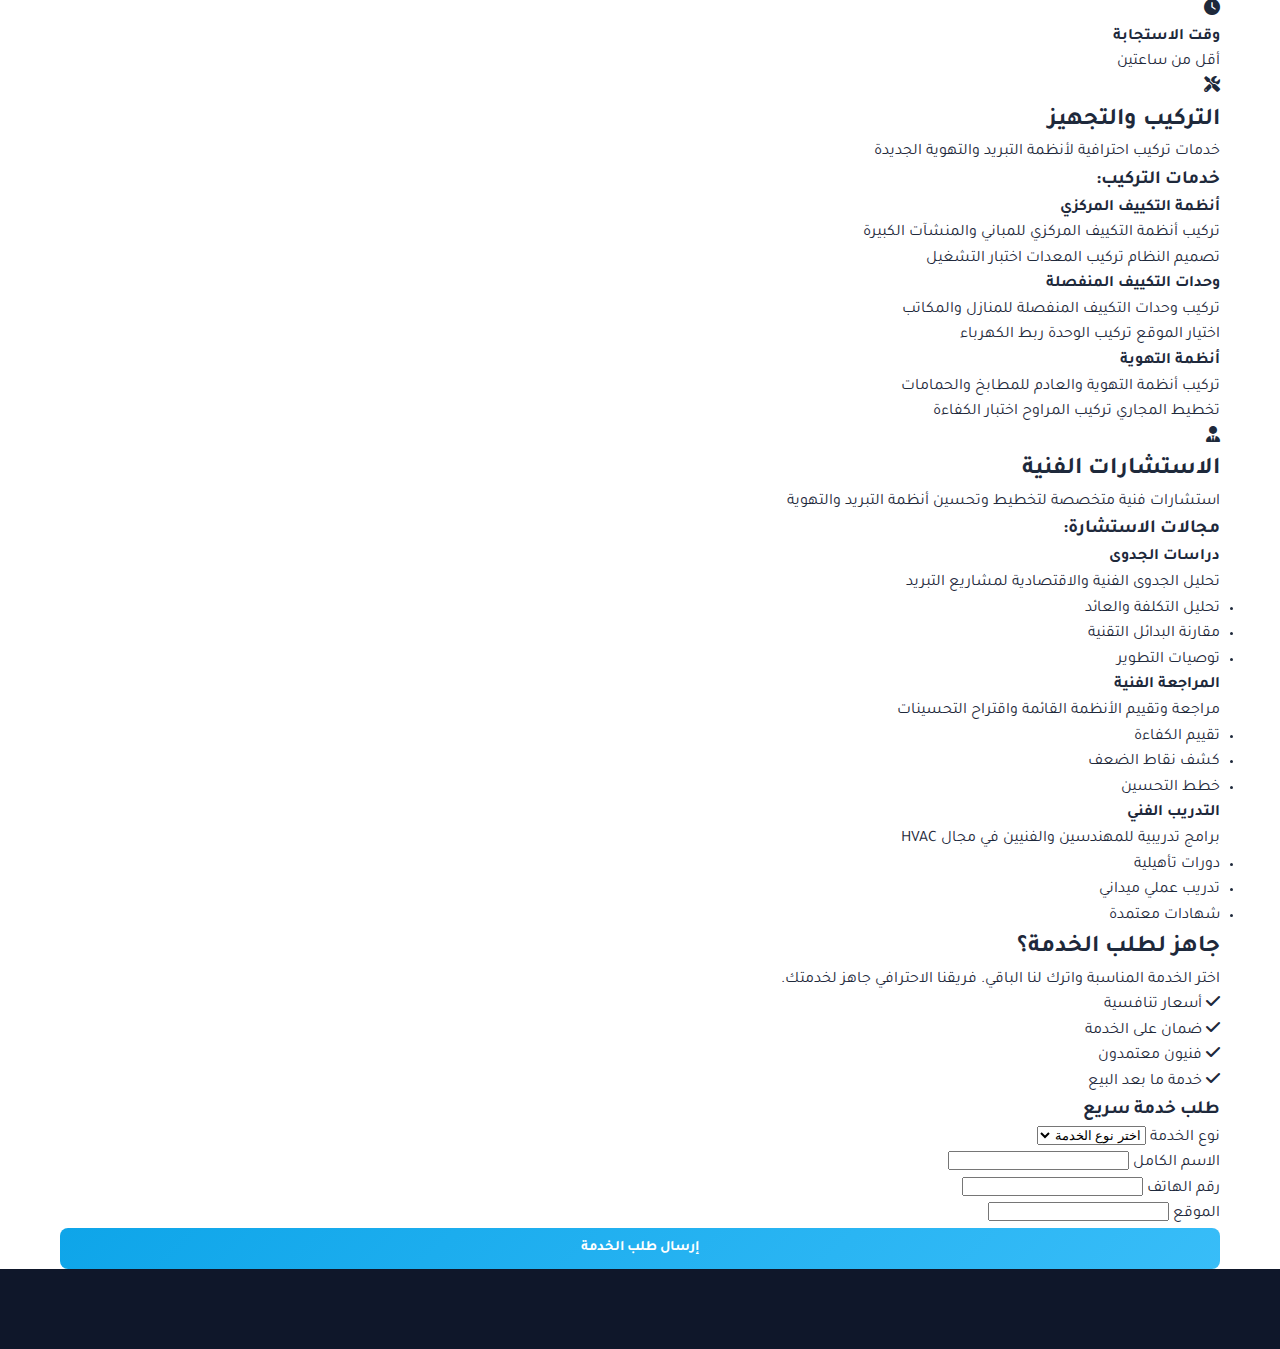
<file: Services.html>
<!DOCTYPE html>
<html lang="ar" dir="rtl">
<head>
    <meta charset="UTF-8">
    <meta name="viewport" content="width=device-width, initial-scale=1.0">
    <title>الخدمات - السحابة الباردة</title>
    <link rel="stylesheet" href="css/style.css">
    <link href="https://cdnjs.cloudflare.com/ajax/libs/font-awesome/6.0.0/css/all.min.css" rel="stylesheet">
    <link href="https://fonts.googleapis.com/css2?family=Tajawal:wght@300;400;500;700;800;900&display=swap" rel="stylesheet">
</head>
<body>
    <nav class="navbar">
        <div class="nav-container">
            <div class="nav-logo">
                <div class="logo-icon">❄️</div>
                <span class="logo-text">السحابة الباردة</span>
            </div>
            
            <ul class="nav-menu">
                <li class="nav-item">
                    <a href="index.html" class="nav-link">الرئيسية</a>
                </li>
                <li class="nav-item">
                    <a href="services.html" class="nav-link active">الخدمات</a>
                </li>
                <li class="nav-item">
                    <a href="library.html" class="nav-link">المكتبة</a>
                </li>
                <li class="nav-item">
                    <a href="calculations.html" class="nav-link">الحسابات</a>
                </li>
                <li class="nav-item">
                    <a href="dashboard.html" class="nav-link">لوحة التحكم</a>
                </li>
            </ul>

            <div class="nav-buttons">
                <a href="login.html" class="btn btn-outline">تسجيل الدخول</a>
                <a href="register.html" class="btn btn-primary">إنشاء حساب</a>
            </div>

            <div class="hamburger">
                <span class="bar"></span>
                <span class="bar"></span>
                <span class="bar"></span>
            </div>
        </div>
    </nav>

    <!-- هيدر الصفحة -->
    <section class="page-header">
        <div class="container">
            <h1>خدماتنا المتكاملة</h1>
            <p>نقدم مجموعة شاملة من الخدمات الاحترافية في مجال التدفئة والتهوية وتكييف الهواء</p>
        </div>
    </section>

    <!-- قسم الخدمات الرئيسية -->
    <section class="services-main">
        <div class="container">
            <div class="services-categories">
                <div class="category-card" id="maintenance">
                    <div class="category-icon">
                        <i class="fas fa-toolbox"></i>
                    </div>
                    <h2>الصيانة الوقائية</h2>
                    <p>برامج صيانة دورية مخططة للحفاظ على كفاءة الأنظمة ومنع الأعطال</p>
                    
                    <div class="service-details">
                        <h3>المزايا الرئيسية:</h3>
                        <ul class="benefits-list">
                            <li>
                                <i class="fas fa-check-circle"></i>
                                <span>زيادة عمر الجهاز الافتراضي</span>
                            </li>
                            <li>
                                <i class="fas fa-check-circle"></i>
                                <span>توفير في استهلاك الطاقة</span>
                            </li>
                            <li>
                                <i class="fas fa-check-circle"></i>
                                <span>منع الأعطال المفاجئة</span>
                            </li>
                            <li>
                                <i class="fas fa-check-circle"></i>
                                <span>الحفاظ على كفاءة النظام</span>
                            </li>
                        </ul>

                        <h3>باقات الصيانة:</h3>
                        <div class="maintenance-plans">
                            <div class="plan-card">
                                <h4>الباقة الأساسية</h4>
                                <div class="plan-price">500 ريال/سنوياً</div>
                                <ul>
                                    <li>4 زيارات صيانة سنوية</li>
                                    <li>فحص شامل للأجهزة</li>
                                    <li>تنظيف الفلاتر</li>
                                    <li>تقرير فني مفصل</li>
                                </ul>
                                <button class="btn btn-primary">اختيار الباقة</button>
                            </div>
                            <div class="plan-card featured">
                                <div class="plan-badge">الأكثر طلباً</div>
                                <h4>الباقة المتقدمة</h4>
                                <div class="plan-price">800 ريال/سنوياً</div>
                                <ul>
                                    <li>6 زيارات صيانة سنوية</li>
                                    <li>فحص شامل ومتقدم</li>
                                    <li>تنظيف كامل للنظام</li>
                                    <li>أولوية في خدمة الطوارئ</li>
                                    <li>تقارير أداء شهرية</li>
                                </ul>
                                <button class="btn btn-primary">اختيار الباقة</button>
                            </div>
                            <div class="plan-card">
                                <h4>الباقة الشاملة</h4>
                                <div class="plan-price">1200 ريال/سنوياً</div>
                                <ul>
                                    <li>12 زيارة صيانة سنوية</li>
                                    <li>فحص شامل ومتقدم</li>
                                    <li>صيانة وقائية كاملة</li>
                                    <li>أولوية مطلقة في الخدمة</li>
                                    <li>تقارير أداء أسبوعية</li>
                                    <li>خدمة الطوارئ مجانية</li>
                                </ul>
                                <button class="btn btn-primary">اختيار الباقة</button>
                            </div>
                        </div>
                    </div>
                </div>

                <div class="category-card" id="repair">
                    <div class="category-icon">
                        <i class="fas fa-wrench"></i>
                    </div>
                    <h2>إصلاح الأعطال</h2>
                    <p>خدمات إصلاح سريعة ومهنية للطوارئ والأعطال المفاجئة</p>
                    
                    <div class="service-details">
                        <h3>أنواع الأعطال التي نقوم بإصلاحها:</h3>
                        <div class="repair-types">
                            <div class="repair-type">
                                <h4>أعطال كهربائية</h4>
                                <ul>
                                    <li>مشاكل في اللوحات الكهربائية</li>
                                    <li>أعطال في الكابلات والوصلات</li>
                                    <li>مشاكل في نظام التحكم</li>
                                </ul>
                            </div>
                            <div class="repair-type">
                                <h4>أعطال ميكانيكية</h4>
                                <ul>
                                    <li>أعطال الضواغط والمحركات</li>
                                    <li>مشاكل في المرواح</li>
                                    <li>تسريب في أنظمة التبريد</li>
                                </ul>
                            </div>
                            <div class="repair-type">
                                <h4>أعطال أدائية</h4>
                                <ul>
                                    <li>انخفاض كفاءة التبريد</li>
                                    <li>ضغط غير طبيعي</li>
                                    <li>اهتزاز وضوضاء</li>
                                </ul>
                            </div>
                        </div>

                        <div class="emergency-service">
                            <div class="emergency-header">
                                <i class="fas fa-ambulance"></i>
                                <h3>خدمة الطوارئ</h3>
                            </div>
                            <p>نقدم خدمة طوارئ على مدار 24/7 للتعامل مع الأعطال الطارئة</p>
                            <div class="emergency-contact">
                                <div class="contact-card">
                                    <i class="fas fa-phone"></i>
                                    <div>
                                        <h4>اتصل بنا الآن</h4>
                                        <span class="phone-number">9200 12345</span>
                                    </div>
                                </div>
                                <div class="contact-card">
                                    <i class="fas fa-clock"></i>
                                    <div>
                                        <h4>وقت الاستجابة</h4>
                                        <span>أقل من ساعتين</span>
                                    </div>
                                </div>
                            </div>
                        </div>
                    </div>
                </div>

                <div class="category-card" id="installation">
                    <div class="category-icon">
                        <i class="fas fa-tools"></i>
                    </div>
                    <h2>التركيب والتجهيز</h2>
                    <p>خدمات تركيب احترافية لأنظمة التبريد والتهوية الجديدة</p>
                    
                    <div class="service-details">
                        <h3>خدمات التركيب:</h3>
                        <div class="installation-services">
                            <div class="installation-card">
                                <h4>أنظمة التكييف المركزي</h4>
                                <p>تركيب أنظمة التكييف المركزي للمباني والمنشآت الكبيرة</p>
                                <div class="installation-features">
                                    <span>تصميم النظام</span>
                                    <span>تركيب المعدات</span>
                                    <span>اختبار التشغيل</span>
                                </div>
                            </div>
                            <div class="installation-card">
                                <h4>وحدات التكييف المنفصلة</h4>
                                <p>تركيب وحدات التكييف المنفصلة للمنازل والمكاتب</p>
                                <div class="installation-features">
                                    <span>اختيار الموقع</span>
                                    <span>تركيب الوحدة</span>
                                    <span>ربط الكهرباء</span>
                                </div>
                            </div>
                            <div class="installation-card">
                                <h4>أنظمة التهوية</h4>
                                <p>تركيب أنظمة التهوية والعادم للمطابخ والحمامات</p>
                                <div class="installation-features">
                                    <span>تخطيط المجاري</span>
                                    <span>تركيب المراوح</span>
                                    <span>اختبار الكفاءة</span>
                                </div>
                            </div>
                        </div>
                    </div>
                </div>

                <div class="category-card" id="consultation">
                    <div class="category-icon">
                        <i class="fas fa-user-tie"></i>
                    </div>
                    <h2>الاستشارات الفنية</h2>
                    <p>استشارات فنية متخصصة لتخطيط وتحسين أنظمة التبريد والتهوية</p>
                    
                    <div class="service-details">
                        <h3>مجالات الاستشارة:</h3>
                        <div class="consultation-areas">
                            <div class="consultation-card">
                                <h4>دراسات الجدوى</h4>
                                <p>تحليل الجدوى الفنية والاقتصادية لمشاريع التبريد</p>
                                <ul>
                                    <li>تحليل التكلفة والعائد</li>
                                    <li>مقارنة البدائل التقنية</li>
                                    <li>توصيات التطوير</li>
                                </ul>
                            </div>
                            <div class="consultation-card">
                                <h4>المراجعة الفنية</h4>
                                <p>مراجعة وتقييم الأنظمة القائمة واقتراح التحسينات</p>
                                <ul>
                                    <li>تقييم الكفاءة</li>
                                    <li>كشف نقاط الضعف</li>
                                    <li>خطط التحسين</li>
                                </ul>
                            </div>
                            <div class="consultation-card">
                                <h4>التدريب الفني</h4>
                                <p>برامج تدريبية للمهندسين والفنيين في مجال HVAC</p>
                                <ul>
                                    <li>دورات تأهيلية</li>
                                    <li>تدريب عملي ميداني</li>
                                    <li>شهادات معتمدة</li>
                                </ul>
                            </div>
                        </div>
                    </div>
                </div>
            </div>
        </div>
    </section>

    <!-- قسم طلب الخدمة -->
    <section class="service-request">
        <div class="container">
            <div class="request-container">
                <div class="request-content">
                    <h2>جاهز لطلب الخدمة؟</h2>
                    <p>اختر الخدمة المناسبة واترك لنا الباقي. فريقنا الاحترافي جاهز لخدمتك.</p>
                    <div class="request-features">
                        <div class="feature">
                            <i class="fas fa-check"></i>
                            <span>أسعار تنافسية</span>
                        </div>
                        <div class="feature">
                            <i class="fas fa-check"></i>
                            <span>ضمان على الخدمة</span>
                        </div>
                        <div class="feature">
                            <i class="fas fa-check"></i>
                            <span>فنيون معتمدون</span>
                        </div>
                        <div class="feature">
                            <i class="fas fa-check"></i>
                            <span>خدمة ما بعد البيع</span>
                        </div>
                    </div>
                </div>
                <div class="request-form">
                    <h3>طلب خدمة سريع</h3>
                    <form id="serviceRequestForm">
                        <div class="form-group">
                            <label for="serviceType">نوع الخدمة</label>
                            <select id="serviceType" required>
                                <option value="">اختر نوع الخدمة</option>
                                <option value="maintenance">الصيانة الوقائية</option>
                                <option value="repair">إصلاح الأعطال</option>
                                <option value="installation">التركيب</option>
                                <option value="consultation">الاستشارات</option>
                            </select>
                        </div>
                        <div class="form-group">
                            <label for="name">الاسم الكامل</label>
                            <input type="text" id="name" required>
                        </div>
                        <div class="form-group">
                            <label for="phone">رقم الهاتف</label>
                            <input type="tel" id="phone" required>
                        </div>
                        <div class="form-group">
                            <label for="location">الموقع</label>
                            <input type="text" id="location" required>
                        </div>
                        <button type="submit" class="btn btn-primary btn-full">إرسال طلب الخدمة</button>
                    </form>
                </div>
            </div>
        </div>
    </section>

    <footer class="footer">
        <!-- نفس الفوتر السابق -->
    </footer>

    <script src="js/main.js"></script>
    <script src="js/services.js"></script>
</body>
</html>
</file>
<file: css/style.css>
/* التنسيقات العامة */
:root {
    --primary-color: #0ea5e9;
    --primary-dark: #0284c7;
    --primary-light: #38bdf8;
    --secondary-color: #64748b;
    --accent-color: #f59e0b;
    --success-color: #10b981;
    --warning-color: #f59e0b;
    --error-color: #ef4444;
    --text-dark: #1e293b;
    --text-light: #64748b;
    --background: #ffffff;
    --background-light: #f8fafc;
    --background-dark: #0f172a;
    --border: #e2e8f0;
    --shadow: 0 4px 6px -1px rgba(0, 0, 0, 0.1);
    --shadow-lg: 0 10px 15px -3px rgba(0, 0, 0, 0.1);
    --shadow-xl: 0 20px 25px -5px rgba(0, 0, 0, 0.1);
    --gradient: linear-gradient(135deg, #0ea5e9 0%, #38bdf8 100%);
    --gradient-dark: linear-gradient(135deg, #0284c7 0%, #0ea5e9 100%);
}

* {
    margin: 0;
    padding: 0;
    box-sizing: border-box;
}

html {
    scroll-behavior: smooth;
}

body {
    font-family: 'Tajawal', sans-serif;
    line-height: 1.6;
    color: var(--text-dark);
    background: var(--background);
    direction: rtl;
}

.container {
    max-width: 1200px;
    margin: 0 auto;
    padding: 0 20px;
}

.text-center {
    text-align: center;
}

/* شريط التنقل */
.navbar {
    background: var(--background);
    box-shadow: var(--shadow);
    position: fixed;
    width: 100%;
    top: 0;
    z-index: 1000;
    backdrop-filter: blur(10px);
}

.nav-container {
    display: flex;
    justify-content: space-between;
    align-items: center;
    padding: 1rem 2rem;
    max-width: 1200px;
    margin: 0 auto;
}

.nav-logo {
    display: flex;
    align-items: center;
    gap: 0.5rem;
    font-weight: 800;
    font-size: 1.5rem;
    color: var(--primary-color);
    text-decoration: none;
}

.logo-icon {
    font-size: 2rem;
}

.nav-menu {
    display: flex;
    list-style: none;
    gap: 2rem;
    margin: 0;
    padding: 0;
}

.nav-link {
    text-decoration: none;
    color: var(--text-dark);
    font-weight: 500;
    transition: all 0.3s;
    position: relative;
    padding: 0.5rem 0;
}

.nav-link:hover,
.nav-link.active {
    color: var(--primary-color);
}

.nav-link.active::after {
    content: '';
    position: absolute;
    bottom: 0;
    right: 0;
    width: 100%;
    height: 2px;
    background: var(--primary-color);
}

.nav-buttons {
    display: flex;
    gap: 1rem;
}

.btn {
    display: inline-flex;
    align-items: center;
    gap: 0.5rem;
    padding: 0.75rem 1.5rem;
    border: none;
    border-radius: 8px;
    font-weight: 600;
    text-decoration: none;
    cursor: pointer;
    transition: all 0.3s;
    font-family: 'Tajawal', sans-serif;
    font-size: 0.9rem;
}

.btn-primary {
    background: var(--gradient);
    color: white;
}

.btn-primary:hover {
    background: var(--gradient-dark);
    transform: translateY(-2px);
    box-shadow: var(--shadow-lg);
}

.btn-outline {
    background: transparent;
    color: var(--primary-color);
    border: 2px solid var(--primary-color);
}

.btn-outline:hover {
    background: var(--primary-color);
    color: white;
}

.btn-secondary {
    background: var(--background-light);
    color: var(--text-dark);
    border: 2px solid var(--border);
}

.btn-secondary:hover {
    background: var(--border);
    border-color: var(--text-light);
}

.btn-large {
    padding: 1rem 2rem;
    font-size: 1.1rem;
}

.btn-full {
    width: 100%;
    justify-content: center;
}

.hamburger {
    display: none;
    flex-direction: column;
    cursor: pointer;
}

.bar {
    width: 25px;
    height: 3px;
    background: var(--text-dark);
    margin: 3px 0;
    transition: 0.3s;
}

/* قسم الهيرو */
.hero {
    background: linear-gradient(135deg, #f0f9ff 0%, #e0f2fe 100%);
    padding: 120px 0 80px;
    margin-top: 80px;
    position: relative;
    overflow: hidden;
}

.hero-container {
    max-width: 1200px;
    margin: 0 auto;
    padding: 0 2rem;
    display: grid;
    grid-template-columns: 1fr 1fr;
    gap: 4rem;
    align-items: center;
}

.hero-title {
    font-size: 3.5rem;
    font-weight: 900;
    line-height: 1.2;
    margin-bottom: 1.5rem;
    color: var(--text-dark);
}

.gradient-text {
    background: var(--gradient);
    -webkit-background-clip: text;
    -webkit-text-fill-color: transparent;
    background-clip: text;
}

.hero-description {
    font-size: 1.25rem;
    color: var(--text-light);
    margin-bottom: 2rem;
    line-height: 1.8;
}

.hero-buttons {
    display: flex;
    gap: 1rem;
    margin-bottom: 3rem;
}

.hero-stats {
    display: flex;
    gap: 2rem;
}

.stat {
    text-align: center;
}

.stat-number {
    display: block;
    font-size: 2rem;
    font-weight: 800;
    color: var(--primary-color);
}

.stat-label {
    font-size: 0.9rem;
    color: var(--text-light);
}

.hero-visual {
    position: relative;
    height: 500px;
}

.floating-card {
    position: absolute;
    background: white;
    padding: 1.5rem;
    border-radius: 16px;
    box-shadow: var(--shadow-xl);
    text-align: center;
    transition: all 0.3s;
    border: 1px solid var(--border);
}

.floating-card:hover {
    transform: translateY(-10px) scale(1.05);
    box-shadow: var(--shadow-xl);
}

.floating-card i {
    font-size: 2.5rem;
    color: var(--primary-color);
    margin-bottom: 1rem;
}

.floating-card h4 {
    margin-bottom: 0.5rem;
    color: var(--text-dark);
}

.floating-card p {
    color: var(--text-light);
    font-size: 0.9rem;
}

.card-1 {
    top: 20px;
    right: 20px;
    width: 180px;
    animation: float 3s ease-in-out infinite;
}

.card-2 {
    top: 120px;
    left: 50px;
    width: 200px;
    animation: float 3s ease-in-out 0.5s infinite;
}

.card-3 {
    bottom: 80px;
    right: 80px;
    width: 190px;
    animation: float 3s ease-in-out 1s infinite;
}

.card-4 {
    bottom: 40px;
    left: 20px;
    width: 170px;
    animation: float 3s ease-in-out 1.5s infinite;
}

@keyframes float {
    0%, 100% { transform: translateY(0px); }
    50% { transform: translateY(-20px); }
}

/* الأقسام العامة */
.section-header {
    text-align: center;
    margin-bottom: 4rem;
}

.section-title {
    font-size: 2.5rem;
    font-weight: 800;
    margin-bottom: 1rem;
    color: var(--text-dark);
}

.section-subtitle {
    font-size: 1.2rem;
    color: var(--text-light);
    max-width: 600px;
    margin: 0 auto;
}

/* قسم المميزات */
.features {
    padding: 80px 0;
    background: var(--background-light);
}

.features-grid {
    display: grid;
    grid-template-columns: repeat(auto-fit, minmax(280px, 1fr));
    gap: 2rem;
}

.feature-card {
    background: white;
    padding: 2.5rem 2rem;
    border-radius: 16px;
    text-align: center;
    transition: all 0.3s;
    border: 1px solid var(--border);
}

.feature-card:hover {
    transform: translateY(-10px);
    box-shadow: var(--shadow-xl);
}

.feature-icon {
    width: 80px;
    height: 80px;
    background: var(--gradient);
    border-radius: 50%;
    display: flex;
    align-items: center;
    justify-content: center;
    margin: 0 auto 1.5rem;
}

.feature-icon i {
    font-size: 2rem;
    color: white;
}

.feature-card h3 {
    font-size: 1.5rem;
    margin-bottom: 1rem;
    color: var(--text-dark);
}

.feature-card p {
    color: var(--text-light);
    line-height: 1.6;
}

/* قسم الخدمات */
.services-preview {
    padding: 80px 0;
}

.services-grid {
    display: grid;
    grid-template-columns: repeat(auto-fit, minmax(300px, 1fr));
    gap: 2rem;
    margin-bottom: 3rem;
}

.service-card {
    background: white;
    padding: 2.5rem;
    border-radius: 16px;
    box-shadow: var(--shadow);
    transition: all 0.3s;
    border: 1px solid var(--border);
    position: relative;
}

.service-card:hover {
    transform: translateY(-5px);
    box-shadow: var(--shadow-xl);
}

.service-icon {
    width: 70px;
    height: 70px;
    background: var(--gradient);
    border-radius: 50%;
    display: flex;
    align-items: center;
    justify-content: center;
    margin-bottom: 1.5rem;
}

.service-icon i {
    font-size: 1.8rem;
    color: white;
}

.service-card h3 {
    font-size: 1.4rem;
    margin-bottom: 1rem;
    color: var(--text-dark);
}

.service-card p {
    color: var(--text-light);
    margin-bottom: 1.5rem;
    line-height: 1.6;
}

.service-features {
    list-style: none;
    margin-bottom: 2rem;
}

.service-features li {
    padding: 0.5rem 0;
    color: var(--text-light);
    position: relative;
    padding-right: 1.5rem;
}

.service-features li::before {
    content: '✓';
    position: absolute;
    right: 0;
    color: var(--success-color);
    font-weight: bold;
}

.service-link {
    color: var(--primary-color);
    text-decoration: none;
    font-weight: 600;
    transition: color 0.3s;
}

.service-link:hover {
    color: var(--primary-dark);
}

/* قسم المكتبة */
.library-preview {
    padding: 80px 0;
    background: var(--background-light);
}

.library-grid {
    display: grid;
    grid-template-columns: repeat(auto-fit, minmax(250px, 1fr));
    gap: 2rem;
}

.library-card {
    background: white;
    padding: 2.5rem 2rem;
    border-radius: 16px;
    text-align: center;
    transition: all 0.3s;
    border: 1px solid var(--border);
}

.library-card:hover {
    transform: translateY(-5px);
    box-shadow: var(--shadow-xl);
}

.library-icon {
    width: 70px;
    height: 70px;
    background: linear-gradient(135deg, #f59e0b 0%, #fbbf24 100%);
    border-radius: 50%;
    display: flex;
    align-items: center;
    justify-content: center;
    margin: 0 auto 1.5rem;
}

.library-icon i {
    font-size: 1.8rem;
    color: white;
}

.library-card h3 {
    font-size: 1.3rem;
    margin-bottom: 1rem;
    color: var(--text-dark);
}

.library-card p {
    color: var(--text-light);
    margin-bottom: 1.5rem;
    line-height: 1.6;
}

.library-stats {
    display: flex;
    justify-content: center;
    gap: 1rem;
}

.library-stats .stat {
    background: var(--background-light);
    padding: 0.5rem 1rem;
    border-radius: 20px;
    font-size: 0.8rem;
    font-weight: 600;
    color: var(--text-light);
}

/* قسم التطبيقات */
.apps-section {
    padding: 80px 0;
    background: var(--background);
}

.apps-grid {
    display: grid;
    grid-template-columns: 1fr 1fr;
    gap: 4rem;
    align-items: center;
}

.app-content h2 {
    font-size: 2.5rem;
    font-weight: 800;
    margin-bottom: 1rem;
    color: var(--text-dark);
}

.app-content p {
    font-size: 1.2rem;
    color: var(--text-light);
    margin-bottom: 2rem;
    line-height: 1.6;
}

.app-features {
    margin-bottom: 2rem;
}

.app-feature {
    display: flex;
    align-items: center;
    gap: 1rem;
    margin-bottom: 1.5rem;
}

.app-feature i {
    width: 50px;
    height: 50px;
    background: var(--gradient);
    border-radius: 50%;
    display: flex;
    align-items: center;
    justify-content: center;
    color: white;
    font-size: 1.2rem;
}

.app-feature h4 {
    margin-bottom: 0.5rem;
    color: var(--text-dark);
}

.app-feature p {
    margin: 0;
    font-size: 1rem;
    color: var(--text-light);
}

.app-visual {
    display: flex;
    justify-content: center;
}

.calculator-preview {
    background: white;
    padding: 2rem;
    border-radius: 16px;
    box-shadow: var(--shadow-xl);
    border: 1px solid var(--border);
    width: 100%;
    max-width: 400px;
}

.calc-header {
    display: flex;
    justify-content: space-between;
    align-items: center;
    margin-bottom: 1.5rem;
}

.calc-header h4 {
    font-size: 1.3rem;
    color: var(--text-dark);
}

.calc-badge {
    background: var(--accent-color);
    color: white;
    padding: 0.3rem 0.8rem;
    border-radius: 20px;
    font-size: 0.8rem;
    font-weight: 600;
}

.calc-form {
    display: flex;
    flex-direction: column;
    gap: 1rem;
}

.input-group {
    display: flex;
    flex-direction: column;
}

.input-group label {
    margin-bottom: 0.5rem;
    font-weight: 600;
    color: var(--text-dark);
}

.input-group input {
    padding: 0.75rem;
    border: 2px solid var(--border);
    border-radius: 8px;
    font-size: 1rem;
    transition: border-color 0.3s;
    font-family: 'Tajawal', sans-serif;
}

.input-group input:focus {
    outline: none;
    border-color: var(--primary-color);
}

.calc-btn {
    margin-top: 1rem;
}

/* الفوتر */
.footer {
    background: var(--background-dark);
    color: white;
    padding: 4rem 0 1rem;
}

.footer-grid {
    display: grid;
    grid-template-columns: 2fr 1fr 1fr 1fr;
    gap: 3rem;
    margin-bottom: 3rem;
}

.footer-logo {
    display: flex;
    align-items: center;
    gap: 0.5rem;
    font-weight: 800;
    font-size: 1.5rem;
    color: white;
    margin-bottom: 1rem;
}

.footer-description {
    color: #94a3b8;
    line-height: 1.6;
    margin-bottom: 2rem;
}

.social-links {
    display: flex;
    gap: 1rem;
}

.social-link {
    width: 40px;
    height: 40px;
    background: #1e293b;
    border-radius: 50%;
    display: flex;
    align-items: center;
    justify-content: center;
    color: white;
    text-decoration: none;
    transition: all 0.3s;
}

.social-link:hover {
    background: var(--primary-color);
    transform: translateY(-2px);
}

.footer-col h4 {
    color: white;
    margin-bottom: 1.5rem;
    font-size: 1.2rem;
}

.footer-links {
    list-style: none;
}

.footer-links li {
    margin-bottom: 0.8rem;
}

.footer-links a {
    color: #94a3b8;
    text-decoration: none;
    transition: color 0.3s;
}

.footer-links a:hover {
    color: var(--primary-color);
}

.contact-info {
    display: flex;
    flex-direction: column;
    gap: 1rem;
}

.contact-item {
    display: flex;
    align-items: center;
    gap: 1rem;
    color: #94a3b8;
}

.contact-item i {
    color: var(--primary-color);
    width: 20px;
}

.footer-bottom {
    border-top: 1px solid #374151;
    padding-top: 2rem;
    display: flex;
    justify-content: space-between;
    align-items: center;
    color: #94a3b8;
}

.footer-bottom-links {
    display: flex;
    gap: 2rem;
}

.footer-bottom-links a {
    color: #94a3b8;
    text-decoration: none;
    transition: color 0.3s;
}

.footer-bottom-links a:hover {
    color: var(--primary-color);
}

/* التجاوب مع الشاشات المختلفة */
@media (max-width: 768px) {
    .nav-menu {
        display: none;
    }

    .nav-buttons {
        display: none;
    }

    .hamburger {
        display: flex;
    }

    .hero-container {
        grid-template-columns: 1fr;
        text-align: center;
        gap: 2rem;
    }

    .hero-title {
        font-size: 2.5rem;
    }

    .hero-buttons {
        flex-direction: column;
        align-items: center;
    }

    .hero-stats {
        justify-content: center;
    }

    .floating-card {
        position: relative;
        margin: 1rem auto;
    }

    .features-grid,
    .services-grid,
    .library-grid {
        grid-template-columns: 1fr;
    }

    .apps-grid {
        grid-template-columns: 1fr;
        gap: 2rem;
    }

    .footer-grid {
        grid-template-columns: 1fr;
        gap: 2rem;
    }

    .footer-bottom {
        flex-direction: column;
        gap: 1rem;
        text-align: center;
    }
  }
</file>
